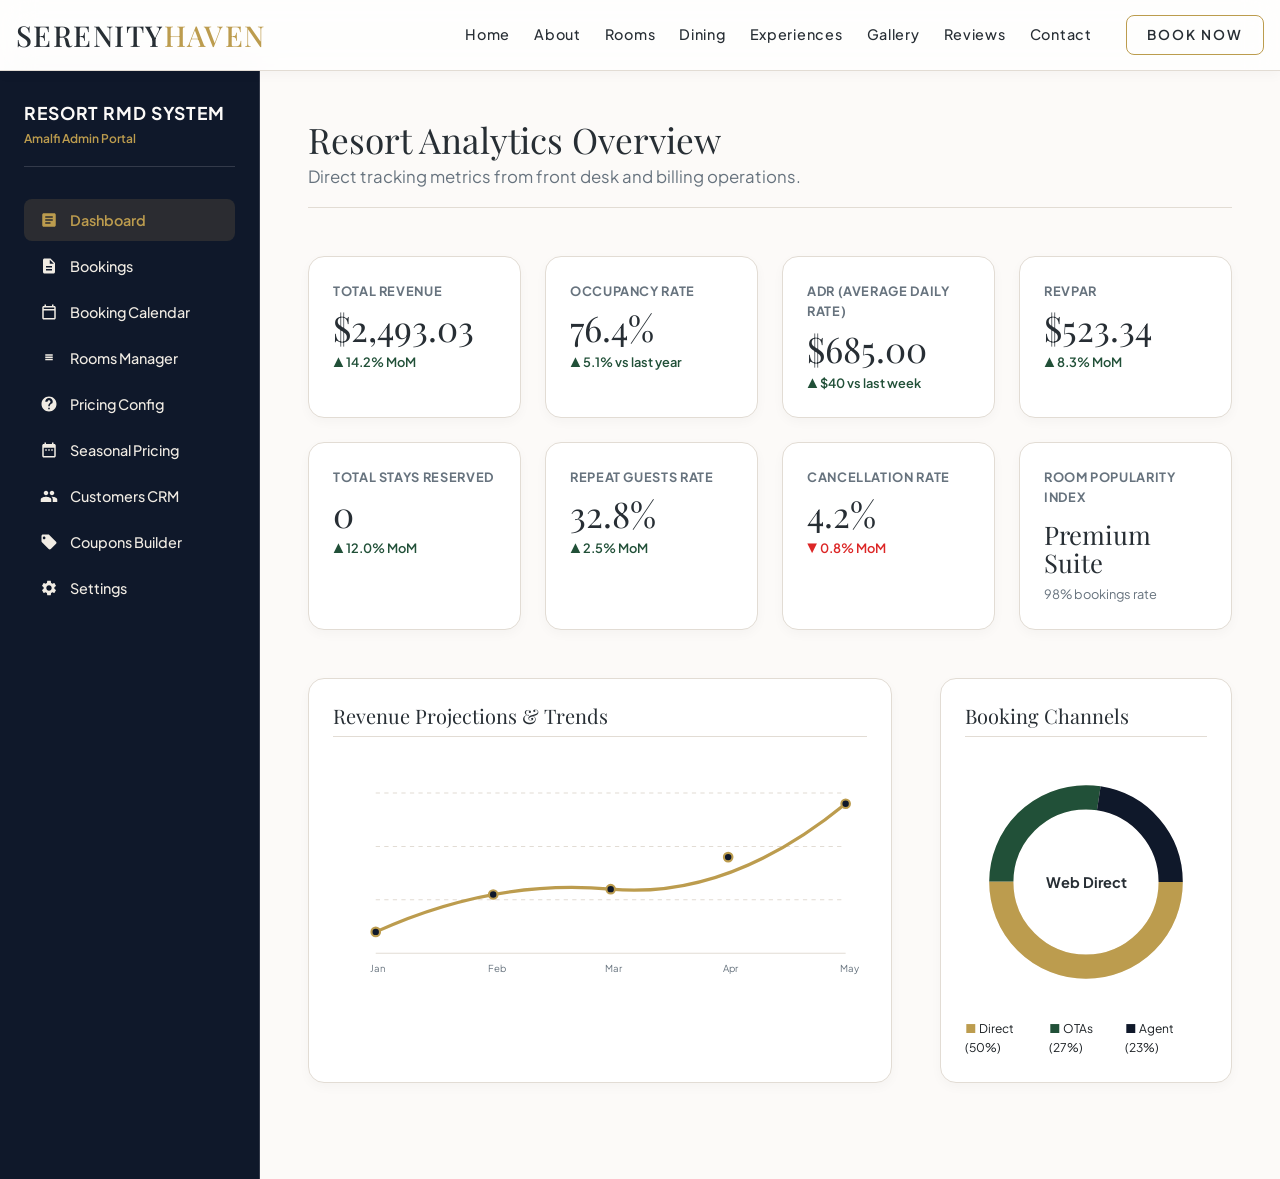
<file: admin-dashboard.html>
<!DOCTYPE html>
<html lang="en">
<head>
  <meta charset="UTF-8">
  <meta name="viewport" content="width=device-width, initial-scale=1.0">
  <title>Resort Owner Panel | Serenity Haven Resort</title>
  
  <link rel="stylesheet" href="css/style.css">
  <link rel="stylesheet" href="css/components.css">
  <link rel="stylesheet" href="css/dashboard.css">
  
  <style>
    header {
      background-color: var(--glass-bg);
      backdrop-filter: var(--glass-blur);
      border-bottom: 1px solid var(--color-border);
      box-shadow: var(--shadow-sm);
    }
    .logo, nav a {
      color: var(--color-charcoal) !important;
    }
    nav a::after {
      background: var(--color-gold) !important;
    }
  </style>
</head>
<body>

  <!-- Header Navigation -->
  <header>
    <div class="container nav-container" style="height: 70px;">
      <a href="index.html" class="logo" aria-label="Serenity Haven Home">SERENITY<span>HAVEN</span></a>
      <nav aria-label="Main Navigation">
        <a href="index.html#hero">Home</a>
        <a href="index.html#about">About</a>
        <a href="index.html#rooms">Rooms</a>
        <a href="index.html#dining">Dining</a>
        <a href="index.html#experiences">Experiences</a>
        <a href="index.html#gallery">Gallery</a>
        <a href="index.html#reviews">Reviews</a>
        <a href="index.html#contact">Contact</a>
        <a href="booking.html" class="btn btn-outline" style="padding: 0.5rem 1.25rem; margin-left: 10px;">Book Now</a>
      </nav>
      <button class="menu-btn" id="mobile-menu-toggle" aria-label="Toggle navigation">
        <span class="menu-btn-burger" style="background-color: var(--color-charcoal);"></span>
      </button>
    </div>
  </header>

  <!-- Dashboard Container -->
  <div class="dashboard-container">
    
    <!-- Sidebar navigation -->
    <aside class="db-sidebar" aria-label="Owner Panel Sidebar">
      <div style="padding: var(--spacing-xs) 0 var(--spacing-sm); border-bottom: 1px solid var(--color-border-light); margin-bottom: var(--spacing-sm);">
        <h3 style="color: var(--color-warm-white); font-family: var(--font-sans); font-weight: 700; font-size: 1.1rem; letter-spacing: 0.05em; text-transform: uppercase;">Resort RMD System</h3>
        <span style="font-size: 0.75rem; color: var(--color-gold); font-weight: 600;">Amalfi Admin Portal</span>
      </div>

      <ul class="db-menu">
        <li class="db-menu-item active" data-tab="overview">
          <button type="button">
            <svg viewBox="0 0 24 24"><path d="M19 3H5c-1.1 0-2 .9-2 2v14c0 1.1.9 2 2 2h14c1.1 0 2-.9 2-2V5c0-1.1-.9-2-2-2zm-5 14H7v-2h7v2zm3-4H7v-2h10v2zm0-4H7V7h10v2z"/></svg>
            Dashboard
          </button>
        </li>
        <li class="db-menu-item" data-tab="bookings">
          <button type="button">
            <svg viewBox="0 0 24 24"><path d="M14 2H6c-1.1 0-1.99.9-1.99 2L4 20c0 1.1.89 2 1.99 2H18c1.1 0 2-.9 2-2V8l-6-6zm2 16H8v-2h8v2zm0-4H8v-2h8v2zm-3-5V3.5L18.5 9H13z"/></svg>
            Bookings
          </button>
        </li>
        <li class="db-menu-item" data-tab="calendar">
          <button type="button">
            <svg viewBox="0 0 24 24"><path d="M19 4h-1V2h-2v2H8V2H6v2H5c-1.11 0-1.99.9-1.99 2L3 20c0 1.1.89 2 2 2h14c1.1 0 2-.9 2-2V6c0-1.1-.9-2-2-2zm0 16H5V10h14v10zm0-12H5V6h14v2z"/></svg>
            Booking Calendar
          </button>
        </li>
        <li class="db-menu-item" data-tab="rooms">
          <button type="button">
            <svg viewBox="0 0 24 24"><path d="M7 13h10v2H7zm0-3h10v2H7zm0-3h10v2H7z"/></svg>
            Rooms Manager
          </button>
        </li>
        <li class="db-menu-item" data-tab="pricing">
          <button type="button">
            <svg viewBox="0 0 24 24"><path d="M12 2C6.48 2 2 6.48 2 12s4.48 10 10 10 10-4.48 10-10S17.52 2 12 2zm1 17h-2v-2h2v2zm2.07-7.75l-.9.92C13.45 12.9 13 13.5 13 15h-2v-.5c0-1.1.45-2.1 1.17-2.83l1.24-1.26c.37-.36.59-.86.59-1.41 0-1.1-.9-2-2-2s-2 .9-2 2H7c0-2.76 2.24-5 5-5s5 2.24 5 5c0 1.04-.42 1.99-1.07 2.75z"/></svg>
            Pricing Config
          </button>
        </li>
        <li class="db-menu-item" data-tab="seasons">
          <button type="button">
            <svg viewBox="0 0 24 24"><path d="M9 11H7v2h2v-2zm4 0h-2v2h2v-2zm4 0h-2v2h2v-2zm2-7h-1V2h-2v2H8V2H6v2H5c-1.11 0-1.99.9-1.99 2L3 20c0 1.1.89 2 2 2h14c1.1 0 2-.9 2-2V6c0-1.1-.9-2-2-2zm0 16H5V9h14v11z"/></svg>
            Seasonal Pricing
          </button>
        </li>
        <li class="db-menu-item" data-tab="customers">
          <button type="button">
            <svg viewBox="0 0 24 24"><path d="M16 11c1.66 0 2.99-1.34 2.99-3S17.66 5 16 5c-1.66 0-3 1.34-3 3s1.34 3 3 3zm-8 0c1.66 0 2.99-1.34 2.99-3S9.66 5 8 5C6.34 5 5 6.34 5 8s1.34 3 3 3zm0 2c-2.33 0-7 1.17-7 3.5V20h14v-3.5c0-2.33-4.67-3.5-7-3.5zm8 0c-.29 0-.62.02-.97.05 1.16.84 1.97 1.97 1.97 3.45V20h6v-3.5c0-2.33-4.67-3.5-7-3.5z"/></svg>
            Customers CRM
          </button>
        </li>
        <li class="db-menu-item" data-tab="coupons">
          <button type="button">
            <svg viewBox="0 0 24 24"><path d="M21.41 11.58l-9-9C12.05 2.22 11.55 2 11 2H4c-1.1 0-2 .9-2 2v7c0 .55.22 1.05.59 1.42l9 9c.36.36.86.58 1.41.58.55 0 1.05-.22 1.41-.59l7-7c.37-.36.59-.86.59-1.41 0-.55-.23-1.06-.59-1.42zM5.5 8.25c-.97 0-1.75-.78-1.75-1.75s.78-1.75 1.75-1.75 1.75.78 1.75 1.75-.78 1.75-1.75 1.75z"/></svg>
            Coupons Builder
          </button>
        </li>
        <li class="db-menu-item" data-tab="settings">
          <button type="button">
            <svg viewBox="0 0 24 24"><path d="M19.14 12.94c.04-.3.06-.61.06-.94 0-.32-.02-.64-.07-.94l2.03-1.58c.18-.14.23-.41.12-.61l-1.92-3.32c-.12-.22-.37-.29-.59-.22l-2.39.96c-.5-.38-1.03-.7-1.62-.94l-.36-2.54c-.04-.24-.24-.41-.48-.41h-3.84c-.24 0-.43.17-.47.41l-.36 2.54c-.59.24-1.13.57-1.62.94l-2.39-.96c-.22-.08-.47 0-.59.22L2.74 8.87c-.12.21-.08.47.12.61l2.03 1.58c-.05.3-.09.63-.09.94s.02.64.07.94l-2.03 1.58c-.18.14-.23.41-.12.61l1.92 3.32c.12.22.37.29.59.22l2.39-.96c.5.38 1.03.7 1.62.94l.36 2.54c.05.24.24.41.48.41h3.84c.24 0 .44-.17.47-.41l.36-2.54c.59-.24 1.13-.56 1.62-.94l2.39.96c.22.08.47 0 .59-.22l1.92-3.32c.12-.22.07-.47-.12-.61l-2.01-1.58zM12 15.6c-1.98 0-3.6-1.62-3.6-3.6s1.62-3.6 3.6-3.6 3.6 1.62 3.6 3.6-1.62 3.6-3.6 3.6z"/></svg>
            Settings
          </button>
        </li>
      </ul>
    </aside>

    <!-- Main Content -->
    <main class="db-main" aria-label="Owner Panel Panels">
      
      <!-- OVERVIEW DASHBOARD PANEL -->
      <section class="tab-panel active" data-tab="overview">
        <div class="db-header">
          <div class="db-title">
            <h2>Resort Analytics Overview</h2>
            <p>Direct tracking metrics from front desk and billing operations.</p>
          </div>
        </div>

        <!-- 8 KPIs grid -->
        <div class="db-metrics-grid" style="grid-template-columns: repeat(auto-fit, minmax(200px, 1fr));">
          <div class="metric-tile">
            <span class="metric-tile-title">Total Revenue</span>
            <span class="metric-tile-value" id="kpi-revenue">$42,910</span>
            <span class="metric-tile-trend up">▲ 14.2% MoM</span>
          </div>
          <div class="metric-tile">
            <span class="metric-tile-title">Occupancy Rate</span>
            <span class="metric-tile-value" id="kpi-occupancy">76.4%</span>
            <span class="metric-tile-trend up">▲ 5.1% vs last year</span>
          </div>
          <div class="metric-tile">
            <span class="metric-tile-title">ADR (Average Daily Rate)</span>
            <span class="metric-tile-value" id="kpi-adr">$685.00</span>
            <span class="metric-tile-trend up">▲ $40 vs last week</span>
          </div>
          <div class="metric-tile">
            <span class="metric-tile-title">RevPAR</span>
            <span class="metric-tile-value" id="kpi-revpar">$523.34</span>
            <span class="metric-tile-trend up">▲ 8.3% MoM</span>
          </div>
          <div class="metric-tile">
            <span class="metric-tile-title">Total Stays Reserved</span>
            <span class="metric-tile-value" id="kpi-stays">64</span>
            <span class="metric-tile-trend up">▲ 12.0% MoM</span>
          </div>
          <div class="metric-tile">
            <span class="metric-tile-title">Repeat Guests Rate</span>
            <span class="metric-tile-value">32.8%</span>
            <span class="metric-tile-trend up">▲ 2.5% MoM</span>
          </div>
          <div class="metric-tile">
            <span class="metric-tile-title">Cancellation Rate</span>
            <span class="metric-tile-value">4.2%</span>
            <span class="metric-tile-trend down">▼ 0.8% MoM</span>
          </div>
          <div class="metric-tile">
            <span class="metric-tile-title">Room Popularity Index</span>
            <span class="metric-tile-value" style="font-size:1.6rem; padding: 4px 0;">Premium Suite</span>
            <span style="font-size:0.8rem; color:var(--color-text-muted);">98% bookings rate</span>
          </div>
        </div>

        <!-- Analytical Charts -->
        <div class="charts-grid">
          <div class="chart-card">
            <h3 class="chart-title">Revenue Projections & Trends</h3>
            <!-- Clean SVG Line Chart -->
            <svg viewBox="0 0 500 220" style="width: 100%; height: auto;" aria-label="Line graph representing monthly revenues">
              <!-- Gridlines -->
              <line x1="40" y1="180" x2="480" y2="180" stroke="var(--color-border)" stroke-width="1" />
              <line x1="40" y1="130" x2="480" y2="130" stroke="var(--color-border)" stroke-width="1" stroke-dasharray="4,4" />
              <line x1="40" y1="80" x2="480" y2="80" stroke="var(--color-border)" stroke-width="1" stroke-dasharray="4,4" />
              <line x1="40" y1="30" x2="480" y2="30" stroke="var(--color-border)" stroke-width="1" stroke-dasharray="4,4" />
              
              <!-- Trend Line -->
              <path d="M40 160 Q 150 110, 260 120 T 480 40" fill="none" stroke="var(--color-gold)" stroke-width="3" />
              
              <!-- Nodes -->
              <circle cx="40" cy="160" r="4" fill="var(--color-deep-navy)" stroke="var(--color-gold)" stroke-width="2" />
              <circle cx="150" cy="125" r="4" fill="var(--color-deep-navy)" stroke="var(--color-gold)" stroke-width="2" />
              <circle cx="260" cy="120" r="4" fill="var(--color-deep-navy)" stroke="var(--color-gold)" stroke-width="2" />
              <circle cx="370" cy="90" r="4" fill="var(--color-deep-navy)" stroke="var(--color-gold)" stroke-width="2" />
              <circle cx="480" cy="40" r="4" fill="var(--color-deep-navy)" stroke="var(--color-gold)" stroke-width="2" />
              
              <!-- Axis texts -->
              <text x="35" y="198" font-size="9" font-family="var(--font-sans)" fill="var(--color-text-muted)">Jan</text>
              <text x="145" y="198" font-size="9" font-family="var(--font-sans)" fill="var(--color-text-muted)">Feb</text>
              <text x="255" y="198" font-size="9" font-family="var(--font-sans)" fill="var(--color-text-muted)">Mar</text>
              <text x="365" y="198" font-size="9" font-family="var(--font-sans)" fill="var(--color-text-muted)">Apr</text>
              <text x="475" y="198" font-size="9" font-family="var(--font-sans)" fill="var(--color-text-muted)">May</text>
            </svg>
          </div>
          
          <div class="chart-card">
            <h3 class="chart-title">Booking Channels</h3>
            <!-- Clean SVG Pie/Donut Chart -->
            <svg viewBox="0 0 200 200" style="width: 100%; height: auto;" aria-label="Donut graph representing booking streams">
              <circle cx="100" cy="100" r="70" fill="none" stroke="var(--color-sand)" stroke-width="20" />
              <circle cx="100" cy="100" r="70" fill="none" stroke="var(--color-gold)" stroke-width="20" stroke-dasharray="220 440" stroke-dashoffset="0" />
              <circle cx="100" cy="100" r="70" fill="none" stroke="var(--color-emerald)" stroke-width="20" stroke-dasharray="120 440" stroke-dashoffset="-220" />
              <circle cx="100" cy="100" r="70" fill="none" stroke="var(--color-deep-navy)" stroke-width="20" stroke-dasharray="100 440" stroke-dashoffset="-340" />
              
              <text x="100" y="105" text-anchor="middle" font-family="var(--font-sans)" font-size="12" font-weight="700" fill="var(--color-charcoal)">Web Direct</text>
            </svg>
            <div style="font-size:0.75rem; margin-top:10px; display:flex; justify-content:space-between;">
              <span><span style="color:var(--color-gold);">■</span> Direct (50%)</span>
              <span><span style="color:var(--color-emerald);">■</span> OTAs (27%)</span>
              <span><span style="color:var(--color-deep-navy);">■</span> Agent (23%)</span>
            </div>
          </div>
        </div>
      </section>

      <!-- BOOKINGS LIST MODULE -->
      <section class="tab-panel" data-tab="bookings">
        <div class="db-header">
          <div class="db-title">
            <h2>Stays Bookings Database</h2>
            <p>Manage reservations, cleanups, check-in, and guest departures.</p>
          </div>
        </div>

        <div class="db-table-wrapper">
          <table class="db-table">
            <thead>
              <tr>
                <th>Invoice ID</th>
                <th>Guest Details</th>
                <th>Room Class</th>
                <th>Stay Dates</th>
                <th>Bill Paid</th>
                <th>Status</th>
                <th style="text-align: right;">Action Actions</th>
              </tr>
            </thead>
            <tbody id="admin-bookings-table-body">
              <!-- Loaded dynamically by admin.js -->
            </tbody>
          </table>
        </div>
      </section>

      <!-- BOOKING CALENDAR CALENDAR -->
      <section class="tab-panel" data-tab="calendar">
        <div class="db-header">
          <div class="db-title">
            <h2>Occupancy Scheduling Grid</h2>
            <p>Visual log of upcoming room occupancy for July 2026.</p>
          </div>
        </div>

        <div class="chart-card">
          <h3 class="chart-title">July 2026 Grid</h3>
          <div class="scheduler-calendar" id="calendar-grid-container">
            <!-- Rendered dynamically by admin.js -->
          </div>
        </div>
      </section>

      <!-- ROOMS MANAGER MODULE -->
      <section class="tab-panel" data-tab="rooms">
        <div class="db-header">
          <div class="db-title">
            <h2>Room Inventory Manager</h2>
            <p>Modify cleanliness codes and maintenance locks.</p>
          </div>
        </div>

        <div class="db-table-wrapper">
          <table class="db-table">
            <thead>
              <tr>
                <th>Room #</th>
                <th>Haven Type</th>
                <th>Inventory Code</th>
                <th>Housekeeping State</th>
                <th>Reservation Status</th>
                <th style="text-align: right;">Modify State</th>
              </tr>
            </thead>
            <tbody id="admin-rooms-table-body">
              <!-- Loaded dynamically by admin.js -->
            </tbody>
          </table>
        </div>
      </section>

      <!-- PRICING CONFIG CONFIG -->
      <section class="tab-panel" data-tab="pricing">
        <div class="db-header">
          <div class="db-title">
            <h2>Room Nightly Rates Configurator</h2>
            <p>Modify base night prices. Changes sync directly to customer bookings.</p>
          </div>
        </div>

        <div class="chart-card" style="max-width: 600px;">
          <h3 class="chart-title">Adjust Base Prices</h3>
          <form id="admin-pricing-rates-form">
            <!-- Input rows will render dynamically -->
            <div id="pricing-fields-container"></div>
            <button type="submit" class="btn btn-primary" style="margin-top: var(--spacing-sm);">Commit Adjustments</button>
          </form>
        </div>
      </section>

      <!-- SEASONAL PRICING MULTIPLIERS -->
      <section class="tab-panel" data-tab="seasons">
        <div class="db-header">
          <div class="db-title">
            <h2>Seasonal Price Multipliers</h2>
            <p>Set peak rates and markup timeline rules.</p>
          </div>
        </div>

        <div class="grid-2">
          <div class="chart-card">
            <h3 class="chart-title">Define Markup Rule</h3>
            <form id="admin-season-rules-form">
              <div class="form-group">
                <label for="rule-name" class="form-label">Timeline Season Name</label>
                <input type="text" id="rule-name" class="form-control" placeholder="Mid-Autumn Escape" required>
              </div>
              <div class="form-group">
                <label for="rule-multiplier" class="form-label">Pricing Multiplier (e.g. 1.15 = +15%)</label>
                <input type="number" step="0.05" id="rule-multiplier" class="form-control" value="1.10" required>
              </div>
              <div class="grid-2" style="gap: var(--spacing-xs);">
                <div class="form-group">
                  <label for="rule-start" class="form-label">Start Date</label>
                  <input type="date" id="rule-start" class="form-control" required>
                </div>
                <div class="form-group">
                  <label for="rule-end" class="form-label">End Date</label>
                  <input type="date" id="rule-end" class="form-control" required>
                </div>
              </div>
              <button type="submit" class="btn btn-primary" style="width: 100%;">Create Timeline Rule</button>
            </form>
          </div>

          <div class="chart-card">
            <h3 class="chart-title">Active Season Mappings</h3>
            <div id="active-season-rules-list" style="display:flex; flex-direction:column; gap: var(--spacing-sm);">
              <!-- Rendered dynamically -->
            </div>
          </div>
        </div>
      </section>

      <!-- CUSTOMERS CRM MODULE -->
      <section class="tab-panel" data-tab="customers">
        <div class="db-header">
          <div class="db-title">
            <h2>Customers Directory (CRM)</h2>
            <p>Audit traveler history profiles, preferences, and custom VIP notes.</p>
          </div>
        </div>

        <div class="db-table-wrapper">
          <table class="db-table">
            <thead>
              <tr>
                <th>Customer Name</th>
                <th>Contact</th>
                <th>Member Tier</th>
                <th>Total Stays</th>
                <th>Lifetime Spend</th>
                <th>Internal VIP Notes</th>
              </tr>
            </thead>
            <tbody id="admin-crm-table-body">
              <!-- Loaded dynamically by admin.js -->
            </tbody>
          </table>
        </div>
      </section>

      <!-- COUPONS BUILDER MODULE -->
      <section class="tab-panel" data-tab="coupons">
        <div class="db-header">
          <div class="db-title">
            <h2>Coupons & Promotional Builder</h2>
            <p>Generate, edit, and deactivate discount codes.</p>
          </div>
        </div>

        <div class="grid-2">
          <div class="chart-card">
            <h3 class="chart-title">Generate Promo Code</h3>
            <form id="admin-coupon-builder-form">
              <div class="form-group">
                <label for="c-code" class="form-label">Promo Code Code</label>
                <input type="text" id="c-code" class="form-control" placeholder="SUMMER30" style="text-transform: uppercase;" required>
              </div>
              <div class="form-group">
                <label for="c-discount" class="form-label">Discount Percentage (%)</label>
                <input type="number" id="c-discount" class="form-control" value="25" min="1" max="100" required>
              </div>
              <button type="submit" class="btn btn-primary" style="width:100%;">Create Coupon Code</button>
            </form>
          </div>

          <div class="chart-card">
            <h3 class="chart-title">Active Resort Coupon Codes</h3>
            <div id="active-coupons-list-container" style="display:flex; flex-direction:column; gap: var(--spacing-sm);">
              <!-- Loaded dynamically -->
            </div>
          </div>
        </div>
      </section>

      <!-- SETTINGS MODULE -->
      <section class="tab-panel" data-tab="settings">
        <div class="db-header">
          <div class="db-title">
            <h2>Resort Configurations Settings</h2>
            <p>Modify global parameters (Luxury tax, local service rates, addresses).</p>
          </div>
        </div>

        <div class="chart-card" style="max-width: 600px;">
          <form id="admin-settings-form">
            <div class="grid-2" style="gap: var(--spacing-sm);">
              <div class="form-group">
                <label for="set-tax" class="form-label">Luxury Tax rate (%)</label>
                <input type="number" id="set-tax" class="form-control" value="12" required>
              </div>
              <div class="form-group">
                <label for="set-service" class="form-label">Service Fee (%)</label>
                <input type="number" id="set-service" class="form-control" value="5" required>
              </div>
            </div>
            
            <div class="form-group">
              <label for="set-contact" class="form-label">Inquiry Contact Number</label>
              <input type="text" id="set-contact" class="form-control" value="+39 089 555 019" required>
            </div>

            <button type="submit" class="btn btn-primary">Save Settings Configurations</button>
          </form>
        </div>
      </section>

    </main>

  </div>

  <!-- Scripts -->
  <script src="js/components.js"></script>
  <script src="js/admin.js"></script>
</body>
</html>
</file>
<file: css/style.css>
/* 
 * SERENITY HAVEN RESORT & SPA
 * Main Entry Stylesheet (Variables, Reset, Layout, Typography, & Navigation)
 */

@import url('https://fonts.googleapis.com/css2?family=Playfair+Display:ital,wght@0,400..900;1,400..900&family=Plus+Jakarta+Sans:ital,wght@0,200..800;1,200..800&display=swap');

:root {
  /* HSL Color System */
  --color-warm-white: hsl(36, 40%, 98%);
  --color-sand: hsl(35, 30%, 92%);
  --color-sand-dark: hsl(35, 25%, 82%);
  --color-gold: hsl(43, 45%, 52%);
  --color-gold-hover: hsl(43, 50%, 42%);
  --color-gold-light: hsl(43, 50%, 95%);
  --color-forest-green: hsl(155, 35%, 12%);
  --color-emerald: hsl(150, 42%, 22%);
  --color-deep-navy: hsl(218, 48%, 11%);
  --color-charcoal: hsl(210, 14%, 18%);
  --color-white: hsl(0, 0%, 100%);
  --color-black: hsl(0, 0%, 0%);
  
  /* Text colors */
  --color-text-light: var(--color-warm-white);
  --color-text-dark: hsl(210, 14%, 12%);
  --color-text-muted: hsl(210, 10%, 45%);
  --color-border: hsl(35, 20%, 86%);
  --color-border-light: rgba(255, 255, 255, 0.15);
  
  /* Fonts */
  --font-serif: 'Playfair Display', Georgia, serif;
  --font-sans: 'Plus Jakarta Sans', system-ui, -apple-system, sans-serif;
  
  /* Layout Spacing */
  --spacing-xs: 0.5rem;   /* 8px */
  --spacing-sm: 1rem;     /* 16px */
  --spacing-md: 1.5rem;   /* 24px */
  --spacing-lg: 3rem;     /* 48px */
  --spacing-xl: 6rem;     /* 96px */
  --container-max-width: 1320px;
  
  /* Shadows & Glassmorphism */
  --shadow-sm: 0 4px 12px rgba(28, 25, 23, 0.03);
  --shadow-md: 0 12px 32px rgba(28, 25, 23, 0.08);
  --shadow-lg: 0 24px 64px rgba(28, 25, 23, 0.14);
  --glass-bg: rgba(255, 255, 255, 0.75);
  --glass-bg-dark: rgba(17, 24, 39, 0.75);
  --glass-border: rgba(255, 255, 255, 0.35);
  --glass-blur: blur(16px);
  --radius-sm: 8px;
  --radius-md: 16px;
  --radius-lg: 24px;
  --radius-full: 9999px;
  
  /* Transitions */
  --transition-fast: 0.2s cubic-bezier(0.25, 0.46, 0.45, 0.94);
  --transition-normal: 0.4s cubic-bezier(0.25, 1, 0.5, 1);
  --transition-slow: 0.8s cubic-bezier(0.25, 1, 0.5, 1);
}

/* Reset Rules */
*, *::before, *::after {
  box-sizing: border-box;
  margin: 0;
  padding: 0;
}

html {
  scroll-behavior: smooth;
  font-size: 16px;
  -webkit-text-size-adjust: 100%;
}

body {
  font-family: var(--font-sans);
  background-color: var(--color-warm-white);
  color: var(--color-text-dark);
  line-height: 1.6;
  overflow-x: hidden;
  text-rendering: optimizeLegibility;
  -webkit-font-smoothing: antialiased;
  -moz-osx-font-smoothing: grayscale;
}

/* Scroll Progress Indicator */
#scroll-progress {
  position: fixed;
  top: 0;
  left: 0;
  height: 4px;
  background: linear-gradient(90deg, var(--color-gold), var(--color-emerald));
  width: 0%;
  z-index: 1000;
  transition: width 0.1s ease-out;
}

/* Scrollbar customization */
::-webkit-scrollbar {
  width: 10px;
}
::-webkit-scrollbar-track {
  background: var(--color-warm-white);
}
::-webkit-scrollbar-thumb {
  background: var(--color-sand-dark);
  border-radius: var(--radius-full);
  border: 3px solid var(--color-warm-white);
}
::-webkit-scrollbar-thumb:hover {
  background: var(--color-gold);
}

/* Typography Hierarchy */
h1, h2, h3, h4, h5, h6 {
  font-family: var(--font-serif);
  color: var(--color-charcoal);
  font-weight: 400;
  line-height: 1.25;
}

h1 {
  font-size: clamp(2.5rem, 5vw + 1rem, 5rem);
}

h2 {
  font-size: clamp(2rem, 3.5vw + 0.5rem, 3.5rem);
}

h3 {
  font-size: clamp(1.5rem, 2vw + 0.5rem, 2.2rem);
}

p {
  font-size: 1.05rem;
  color: var(--color-text-muted);
}

a {
  color: inherit;
  text-decoration: none;
  transition: color var(--transition-fast);
}

img {
  max-width: 100%;
  height: auto;
  display: block;
}

/* Accessibility Focus Indicator */
:focus-visible {
  outline: 3px solid var(--color-gold);
  outline-offset: 4px;
}

/* Layout Utilities */
.container {
  width: 100%;
  max-width: var(--container-max-width);
  margin-left: auto;
  margin-right: auto;
  padding-left: var(--spacing-sm);
  padding-right: var(--spacing-sm);
}

.section-padding {
  padding-top: var(--spacing-xl);
  padding-bottom: var(--spacing-xl);
}

/* Grid & Flex layouts */
.grid-2 {
  display: grid;
  grid-template-columns: repeat(auto-fit, minmax(300px, 1fr));
  gap: var(--spacing-lg);
}

.grid-3 {
  display: grid;
  grid-template-columns: repeat(auto-fit, minmax(300px, 1fr));
  gap: var(--spacing-md);
}

.flex-center {
  display: flex;
  align-items: center;
  justify-content: center;
}

/* Section Header Styles */
.section-header {
  text-align: center;
  margin-bottom: var(--spacing-lg);
  max-width: 700px;
  margin-left: auto;
  margin-right: auto;
}

.section-header .subtitle {
  font-family: var(--font-sans);
  text-transform: uppercase;
  letter-spacing: 0.2em;
  font-size: 0.85rem;
  color: var(--color-gold);
  font-weight: 600;
  margin-bottom: var(--spacing-xs);
  display: block;
}

.section-header h2 {
  margin-bottom: var(--spacing-sm);
}

/* Navigation bar */
header {
  position: fixed;
  top: 0;
  left: 0;
  width: 100%;
  z-index: 99;
  transition: background-color var(--transition-normal), 
              backdrop-filter var(--transition-normal), 
              border-color var(--transition-normal),
              box-shadow var(--transition-normal);
  border-bottom: 1px solid var(--color-border-light);
}

header.scrolled {
  background-color: var(--glass-bg);
  backdrop-filter: var(--glass-blur);
  border-color: var(--color-border);
  box-shadow: var(--shadow-sm);
}

header.scrolled .logo,
header.scrolled nav a {
  color: var(--color-charcoal);
}

header.scrolled nav a::after {
  background: var(--color-gold);
}

.nav-container {
  display: flex;
  justify-content: space-between;
  align-items: center;
  height: 90px;
  transition: height var(--transition-normal);
}

header.scrolled .nav-container {
  height: 70px;
}

.logo {
  font-family: var(--font-serif);
  font-size: 1.8rem;
  font-weight: 500;
  letter-spacing: 0.05em;
  color: var(--color-warm-white);
  transition: color var(--transition-normal);
}

.logo span {
  color: var(--color-gold);
}

nav {
  display: flex;
  align-items: center;
  gap: var(--spacing-md);
}

nav a {
  font-size: 0.9rem;
  font-weight: 500;
  color: var(--color-warm-white);
  position: relative;
  letter-spacing: 0.05em;
  padding: 0.5rem 0;
}

nav a::after {
  content: '';
  position: absolute;
  bottom: 0;
  left: 0;
  width: 100%;
  height: 2px;
  background: var(--color-warm-white);
  transform: scaleX(0);
  transform-origin: right;
  transition: transform var(--transition-fast);
}

nav a:hover::after,
nav a.active::after {
  transform: scaleX(1);
  transform-origin: left;
}

/* Offline Banner styling */
.offline-banner {
  position: fixed;
  bottom: 0;
  left: 0;
  width: 100%;
  background-color: var(--color-charcoal);
  color: var(--color-warm-white);
  text-align: center;
  padding: 10px;
  font-weight: 500;
  z-index: 1000;
  transform: translateY(100%);
  transition: transform var(--transition-normal);
  display: flex;
  align-items: center;
  justify-content: center;
  gap: 10px;
  font-size: 0.9rem;
  border-top: 2px solid var(--color-gold);
}

.offline-banner.active {
  transform: translateY(0);
}

.offline-banner svg {
  width: 18px;
  height: 18px;
  fill: var(--color-gold);
}

/* Footer Section */
footer {
  background-color: var(--color-deep-navy);
  color: var(--color-warm-white);
  padding: var(--spacing-xl) 0 var(--spacing-md);
  border-top: 1px solid var(--color-border-light);
}

.footer-grid {
  display: grid;
  grid-template-columns: 2fr 1fr 1fr 2fr;
  gap: var(--spacing-lg);
  margin-bottom: var(--spacing-xl);
}

.footer-about .footer-logo {
  font-family: var(--font-serif);
  font-size: 2.2rem;
  color: var(--color-warm-white);
  margin-bottom: var(--spacing-sm);
}

.footer-about .footer-logo span {
  color: var(--color-gold);
}

.footer-about p {
  color: var(--color-sand-dark);
  margin-bottom: var(--spacing-md);
  max-width: 320px;
}

.footer-column h4 {
  color: var(--color-gold);
  font-family: var(--font-sans);
  font-size: 0.9rem;
  text-transform: uppercase;
  letter-spacing: 0.1em;
  font-weight: 600;
  margin-bottom: var(--spacing-md);
}

.footer-column ul {
  list-style: none;
}

.footer-column ul li {
  margin-bottom: var(--spacing-xs);
}

.footer-column ul li a {
  color: var(--color-sand);
  font-size: 0.95rem;
}

.footer-column ul li a:hover {
  color: var(--color-gold);
  padding-left: 4px;
}

.footer-newsletter h4 {
  color: var(--color-gold);
}

.footer-newsletter p {
  color: var(--color-sand-dark);
  margin-bottom: var(--spacing-sm);
  font-size: 0.95rem;
}

.newsletter-form {
  display: flex;
  margin-bottom: var(--spacing-sm);
}

.newsletter-form input {
  flex-grow: 1;
  background: rgba(255, 255, 255, 0.05);
  border: 1px solid var(--color-border-light);
  padding: var(--spacing-sm);
  color: var(--color-warm-white);
  border-radius: var(--radius-sm) 0 0 var(--radius-sm);
  font-family: var(--font-sans);
}

.newsletter-form input:focus {
  outline: none;
  border-color: var(--color-gold);
  background: rgba(255, 255, 255, 0.08);
}

.newsletter-form button {
  background: var(--color-gold);
  border: none;
  color: var(--color-deep-navy);
  padding: 0 var(--spacing-md);
  cursor: pointer;
  font-weight: 600;
  border-radius: 0 var(--radius-sm) var(--radius-sm) 0;
  transition: background-color var(--transition-fast);
}

.newsletter-form button:hover {
  background-color: var(--color-gold-hover);
}

.social-links {
  display: flex;
  gap: var(--spacing-sm);
}

.social-links a {
  width: 40px;
  height: 40px;
  border-radius: var(--radius-full);
  border: 1px solid var(--color-border-light);
  display: flex;
  align-items: center;
  justify-content: center;
  transition: border-color var(--transition-fast), background-color var(--transition-fast);
}

.social-links a:hover {
  border-color: var(--color-gold);
  background-color: rgba(197, 160, 89, 0.1);
}

.social-links a svg {
  width: 18px;
  height: 18px;
  fill: var(--color-warm-white);
  transition: fill var(--transition-fast);
}

.social-links a:hover svg {
  fill: var(--color-gold);
}

.footer-bottom {
  border-top: 1px solid var(--color-border-light);
  padding-top: var(--spacing-md);
  display: flex;
  justify-content: space-between;
  align-items: center;
  font-size: 0.85rem;
  color: var(--color-sand-dark);
}

.footer-bottom-links {
  display: flex;
  gap: var(--spacing-md);
}

.footer-bottom-links a:hover {
  color: var(--color-gold);
}

/* Mobile Menu controls */
.menu-btn {
  display: none;
  background: none;
  border: none;
  cursor: pointer;
  padding: 10px;
  z-index: 100;
}

.menu-btn-burger {
  width: 25px;
  height: 2px;
  background-color: var(--color-warm-white);
  position: relative;
  transition: all var(--transition-normal);
}

header.scrolled .menu-btn-burger {
  background-color: var(--color-charcoal);
}

.menu-btn-burger::before,
.menu-btn-burger::after {
  content: '';
  position: absolute;
  width: 25px;
  height: 2px;
  background-color: inherit;
  transition: all var(--transition-normal);
}

.menu-btn-burger::before {
  transform: translateY(-8px);
}

.menu-btn-burger::after {
  transform: translateY(8px);
}

/* Open State of Burger */
.menu-btn.open .menu-btn-burger {
  background-color: transparent;
}

.menu-btn.open .menu-btn-burger::before {
  transform: rotate(45deg);
}

.menu-btn.open .menu-btn-burger::after {
  transform: rotate(-45deg);
}

/* Media Queries for Navigation & Layout */
@media (max-width: 1024px) {
  .footer-grid {
    grid-template-columns: 1fr 1fr;
    gap: var(--spacing-lg);
  }
}

@media (max-width: 768px) {
  .menu-btn {
    display: block;
  }
  
  nav {
    position: fixed;
    top: 0;
    right: 0;
    width: 300px;
    height: 100vh;
    background-color: var(--color-deep-navy);
    flex-direction: column;
    justify-content: center;
    gap: var(--spacing-md);
    padding: var(--spacing-xl);
    transform: translateX(100%);
    transition: transform var(--transition-normal);
    box-shadow: var(--shadow-lg);
    backdrop-filter: none;
  }
  
  nav.open {
    transform: translateX(0);
  }
  
  nav a {
    font-size: 1.2rem;
    color: var(--color-warm-white);
  }

  header.scrolled nav a {
    color: var(--color-warm-white); /* keep white on mobile sidebar overlays */
  }

  .footer-grid {
    grid-template-columns: 1fr;
    gap: var(--spacing-md);
  }
  
  .footer-bottom {
    flex-direction: column;
    gap: var(--spacing-sm);
    text-align: center;
  }
}
</file>
<file: css/components.css>
/*
 * SERENITY HAVEN RESORT & SPA
 * Reusable Premium UI Component Library
 */

/* 1. BUTTONS */
.btn {
  display: inline-flex;
  align-items: center;
  justify-content: center;
  gap: var(--spacing-xs);
  padding: 0.95rem 2rem;
  font-family: var(--font-sans);
  font-size: 0.85rem;
  font-weight: 600;
  text-transform: uppercase;
  letter-spacing: 0.15em;
  border-radius: var(--radius-sm);
  cursor: pointer;
  transition: all var(--transition-normal);
  position: relative;
  overflow: hidden;
  border: 1px solid transparent;
}

.btn-primary {
  background-color: var(--color-forest-green);
  color: var(--color-warm-white);
  box-shadow: var(--shadow-sm);
}

.btn-primary:hover {
  background-color: var(--color-emerald);
  transform: translateY(-2px);
  box-shadow: var(--shadow-md);
}

.btn-outline {
  background-color: transparent;
  color: var(--color-gold);
  border-color: var(--color-gold);
}

.btn-outline:hover {
  background-color: var(--color-gold);
  color: var(--color-deep-navy);
  transform: translateY(-2px);
  box-shadow: var(--shadow-sm);
}

.btn-white {
  background-color: var(--color-white);
  color: var(--color-deep-navy);
}

.btn-white:hover {
  background-color: var(--color-warm-white);
  transform: translateY(-2px);
  box-shadow: var(--shadow-md);
}

.btn-link {
  padding: 0;
  background: none;
  color: var(--color-gold);
  border: none;
  font-size: 0.9rem;
  letter-spacing: 0.05em;
  text-transform: none;
  font-weight: 500;
}

.btn-link::after {
  content: '';
  position: absolute;
  bottom: -2px;
  left: 0;
  width: 100%;
  height: 1px;
  background-color: var(--color-gold);
  transform: scaleX(1);
  transition: transform var(--transition-fast);
}

.btn-link:hover::after {
  transform: scaleX(0);
}

/* Button ripple animation helper styling */
.ripple {
  position: absolute;
  background: rgba(255, 255, 255, 0.3);
  border-radius: var(--radius-full);
  transform: scale(0);
  animation: ripple-effect 0.6s linear;
  pointer-events: none;
}

@keyframes ripple-effect {
  to {
    transform: scale(4);
    opacity: 0;
  }
}

/* 2. CARDS */
.resort-card {
  background: var(--color-white);
  border-radius: var(--radius-md);
  overflow: hidden;
  box-shadow: var(--shadow-sm);
  transition: all var(--transition-normal);
  border: 1px solid var(--color-border);
  display: flex;
  flex-direction: column;
}

.resort-card:hover {
  transform: translateY(-8px);
  box-shadow: var(--shadow-lg);
  border-color: var(--color-sand-dark);
}

.card-img-wrapper {
  position: relative;
  overflow: hidden;
  aspect-ratio: 4 / 3;
}

.card-img-wrapper img {
  width: 100%;
  height: 100%;
  object-fit: cover;
  transition: transform var(--transition-slow);
}

.resort-card:hover .card-img-wrapper img {
  transform: scale(1.08);
}

.card-badge {
  position: absolute;
  top: 15px;
  right: 15px;
}

.card-body {
  padding: var(--spacing-md);
  flex-grow: 1;
  display: flex;
  flex-direction: column;
}

.card-title {
  font-family: var(--font-serif);
  font-size: 1.4rem;
  margin-bottom: var(--spacing-xs);
  color: var(--color-charcoal);
}

.card-text {
  font-size: 0.95rem;
  margin-bottom: var(--spacing-md);
}

/* 3. FORMS */
.form-group {
  margin-bottom: var(--spacing-md);
  position: relative;
}

.form-label {
  display: block;
  font-size: 0.8rem;
  font-weight: 600;
  text-transform: uppercase;
  letter-spacing: 0.05em;
  color: var(--color-charcoal);
  margin-bottom: 6px;
}

.form-control {
  width: 100%;
  padding: 0.85rem 1rem;
  font-family: var(--font-sans);
  font-size: 0.95rem;
  background-color: var(--color-white);
  border: 1px solid var(--color-border);
  border-radius: var(--radius-sm);
  color: var(--color-text-dark);
  transition: border-color var(--transition-fast), box-shadow var(--transition-fast);
}

.form-control:focus {
  outline: none;
  border-color: var(--color-gold);
  box-shadow: 0 0 0 3px var(--color-gold-light);
}

.form-control.is-invalid {
  border-color: #dc2626;
}

.form-control.is-invalid:focus {
  box-shadow: 0 0 0 3px rgba(220, 38, 38, 0.1);
}

.invalid-feedback {
  color: #dc2626;
  font-size: 0.8rem;
  margin-top: 4px;
  display: none;
}

.form-control.is-invalid ~ .invalid-feedback {
  display: block;
}

/* 4. MODALS */
.modal-overlay {
  position: fixed;
  top: 0;
  left: 0;
  width: 100%;
  height: 100%;
  background-color: rgba(28, 25, 23, 0.5);
  backdrop-filter: var(--glass-blur);
  z-index: 1000;
  opacity: 0;
  pointer-events: none;
  transition: opacity var(--transition-normal);
  display: flex;
  align-items: center;
  justify-content: center;
  padding: var(--spacing-sm);
}

.modal-overlay.active {
  opacity: 1;
  pointer-events: all;
}

.modal-content {
  background: var(--color-white);
  border-radius: var(--radius-md);
  width: 100%;
  max-width: 600px;
  max-height: 90vh;
  overflow-y: auto;
  box-shadow: var(--shadow-lg);
  transform: translateY(30px);
  transition: transform var(--transition-normal);
  border: 1px solid var(--color-sand);
}

.modal-overlay.active .modal-content {
  transform: translateY(0);
}

.modal-header {
  padding: var(--spacing-md);
  border-bottom: 1px solid var(--color-border);
  display: flex;
  justify-content: space-between;
  align-items: center;
}

.modal-header h3 {
  margin: 0;
}

.modal-close {
  background: none;
  border: none;
  cursor: pointer;
  font-size: 1.5rem;
  color: var(--color-text-muted);
}

.modal-close:hover {
  color: var(--color-charcoal);
}

.modal-body {
  padding: var(--spacing-md);
}

/* 5. ACCORDIONS */
.accordion {
  width: 100%;
}

.accordion-item {
  border-bottom: 1px solid var(--color-border);
}

.accordion-header {
  width: 100%;
  padding: var(--spacing-md) 0;
  display: flex;
  justify-content: space-between;
  align-items: center;
  background: none;
  border: none;
  text-align: left;
  cursor: pointer;
  font-family: var(--font-serif);
  font-size: 1.25rem;
  color: var(--color-charcoal);
}

.accordion-header svg {
  width: 18px;
  height: 18px;
  fill: var(--color-gold);
  transition: transform var(--transition-fast);
}

.accordion-item.active .accordion-header svg {
  transform: rotate(180deg);
}

.accordion-content {
  max-height: 0;
  overflow: hidden;
  transition: max-height var(--transition-normal) ease-out;
}

.accordion-content p {
  padding-bottom: var(--spacing-md);
  font-size: 0.95rem;
}

/* 6. TOAST NOTIFICATIONS */
.toast-container {
  position: fixed;
  top: 30px;
  right: 30px;
  z-index: 1100;
  display: flex;
  flex-direction: column;
  gap: var(--spacing-xs);
  pointer-events: none;
}

.toast {
  background: var(--color-white);
  border-left: 4px solid var(--color-gold);
  border-radius: var(--radius-sm);
  padding: var(--spacing-sm) var(--spacing-md);
  box-shadow: var(--shadow-md);
  min-width: 300px;
  max-width: 450px;
  pointer-events: auto;
  transform: translateX(120%);
  opacity: 0;
  transition: all var(--transition-normal);
  display: flex;
  align-items: flex-start;
  gap: var(--spacing-sm);
}

.toast.active {
  transform: translateX(0);
  opacity: 1;
}

.toast-success {
  border-left-color: var(--color-emerald);
}

.toast-error {
  border-left-color: #dc2626;
}

.toast-info {
  border-left-color: #2563eb;
}

.toast-message {
  font-size: 0.9rem;
  color: var(--color-text-dark);
}

.toast-title {
  font-weight: 600;
  margin-bottom: 2px;
  font-size: 0.95rem;
}

/* 7. SKELETONS */
.skeleton {
  background: linear-gradient(90deg, #f3f3f3 25%, #e6e6e6 50%, #f3f3f3 75%);
  background-size: 200% 100%;
  animation: skeleton-load 1.5s infinite;
  border-radius: var(--radius-sm);
}

.skeleton-text {
  height: 16px;
  margin-bottom: 8px;
  width: 100%;
}

.skeleton-text.short {
  width: 60%;
}

.skeleton-image {
  width: 100%;
  height: 200px;
}

@keyframes skeleton-load {
  0% {
    background-position: 200% 0;
  }
  100% {
    background-position: -200% 0;
  }
}

/* 8. BADGES */
.badge {
  display: inline-flex;
  align-items: center;
  padding: 0.35rem 0.75rem;
  font-size: 0.75rem;
  font-weight: 700;
  letter-spacing: 0.05em;
  text-transform: uppercase;
  border-radius: var(--radius-full);
}

.badge-gold {
  background-color: var(--color-gold-light);
  color: var(--color-gold);
}

.badge-emerald {
  background-color: rgba(22, 101, 52, 0.1);
  color: var(--color-emerald);
}

.badge-gray {
  background-color: var(--color-sand);
  color: var(--color-text-muted);
}

/* 9. TABS */
.tab-nav {
  display: flex;
  gap: var(--spacing-sm);
  border-bottom: 1px solid var(--color-border);
  margin-bottom: var(--spacing-md);
}

.tab-btn {
  background: none;
  border: none;
  padding: var(--spacing-sm) var(--spacing-md);
  font-family: var(--font-sans);
  font-size: 0.9rem;
  font-weight: 600;
  color: var(--color-text-muted);
  cursor: pointer;
  position: relative;
}

.tab-btn::after {
  content: '';
  position: absolute;
  bottom: -1px;
  left: 0;
  width: 100%;
  height: 2px;
  background-color: var(--color-gold);
  transform: scaleX(0);
  transition: transform var(--transition-fast);
}

.tab-btn.active {
  color: var(--color-gold);
}

.tab-btn.active::after {
  transform: scaleX(1);
}

.tab-panel {
  display: none;
}

.tab-panel.active {
  display: block;
  animation: fade-in 0.4s ease-out;
}

@keyframes fade-in {
  from { opacity: 0; transform: translateY(10px); }
  to { opacity: 1; transform: translateY(0); }
}

/* 10. EMPTY STATE */
.empty-state {
  text-align: center;
  padding: var(--spacing-xl) var(--spacing-md);
  max-width: 400px;
  margin: 0 auto;
}

.empty-state svg {
  width: 60px;
  height: 60px;
  fill: var(--color-sand-dark);
  margin-bottom: var(--spacing-sm);
}

.empty-state h3 {
  font-family: var(--font-serif);
  font-size: 1.5rem;
  margin-bottom: var(--spacing-xs);
  color: var(--color-charcoal);
}

.empty-state p {
  font-size: 0.95rem;
  margin-bottom: var(--spacing-md);
}

/* 11. SPINNERS & LOADER STATS */
.spinner-container {
  display: flex;
  flex-direction: column;
  align-items: center;
  gap: var(--spacing-sm);
}

.spinner {
  width: 40px;
  height: 40px;
  border: 3px solid rgba(197, 160, 89, 0.25);
  border-top-color: var(--color-gold);
  border-radius: var(--radius-full);
  animation: spin 1s linear infinite;
}

@keyframes spin {
  to {
    transform: rotate(360deg);
  }
}
</file>
<file: css/dashboard.css>
/*
 * SERENITY HAVEN RESORT & SPA
 * Unified Dashboard Stylesheet (Admin & Customer Panels)
 */

.dashboard-container {
  display: grid;
  grid-template-columns: 260px 1fr;
  min-height: 100vh;
  background-color: var(--color-warm-white);
  padding-top: 70px; /* Header clearance */
}

/* Sidebar Navigation */
.db-sidebar {
  background-color: var(--color-deep-navy);
  color: var(--color-warm-white);
  padding: var(--spacing-md);
  display: flex;
  flex-direction: column;
  gap: var(--spacing-sm);
  border-right: 1px solid var(--color-border-light);
}

.db-menu {
  list-style: none;
  display: flex;
  flex-direction: column;
  gap: 4px;
}

.db-menu-item button {
  width: 100%;
  text-align: left;
  background: none;
  border: none;
  color: var(--color-sand);
  padding: 12px 16px;
  font-family: var(--font-sans);
  font-size: 0.9rem;
  font-weight: 500;
  cursor: pointer;
  border-radius: var(--radius-sm);
  transition: all var(--transition-fast);
  display: flex;
  align-items: center;
  gap: 12px;
}

.db-menu-item button:hover,
.db-menu-item.active button {
  background-color: rgba(197, 160, 89, 0.15);
  color: var(--color-gold);
  font-weight: 600;
}

.db-menu-item button svg {
  width: 18px;
  height: 18px;
  fill: currentColor;
}

/* Main Content Area */
.db-main {
  padding: var(--spacing-lg);
  overflow-y: auto;
}

.db-header {
  display: flex;
  justify-content: space-between;
  align-items: center;
  margin-bottom: var(--spacing-lg);
  border-bottom: 1px solid var(--color-border);
  padding-bottom: var(--spacing-sm);
}

.db-title h2 {
  font-family: var(--font-serif);
  font-size: 2.2rem;
  margin-bottom: 2px;
}

/* Dashboard Metric Grid */
.db-metrics-grid {
  display: grid;
  grid-template-columns: repeat(auto-fit, minmax(220px, 1fr));
  gap: var(--spacing-md);
  margin-bottom: var(--spacing-lg);
}

.metric-tile {
  background: var(--color-white);
  border: 1px solid var(--color-border);
  border-radius: var(--radius-md);
  padding: var(--spacing-md);
  box-shadow: var(--shadow-sm);
  display: flex;
  flex-direction: column;
}

.metric-tile-title {
  font-size: 0.8rem;
  font-weight: 700;
  text-transform: uppercase;
  letter-spacing: 0.05em;
  color: var(--color-text-muted);
  margin-bottom: 8px;
}

.metric-tile-value {
  font-family: var(--font-serif);
  font-size: 2.2rem;
  color: var(--color-charcoal);
  line-height: 1.1;
  margin-bottom: 4px;
}

.metric-tile-trend {
  font-size: 0.8rem;
  font-weight: 600;
}

.metric-tile-trend.up {
  color: var(--color-emerald);
}

.metric-tile-trend.down {
  color: #dc2626;
}

/* Analytics Graph Layouts */
.charts-grid {
  display: grid;
  grid-template-columns: 2fr 1fr;
  gap: var(--spacing-lg);
  margin-bottom: var(--spacing-lg);
}

.chart-card {
  background: var(--color-white);
  border: 1px solid var(--color-border);
  border-radius: var(--radius-md);
  padding: var(--spacing-md);
  box-shadow: var(--shadow-sm);
}

.chart-title {
  font-family: var(--font-serif);
  font-size: 1.25rem;
  margin-bottom: var(--spacing-md);
  border-bottom: 1px solid var(--color-border);
  padding-bottom: 8px;
}

/* Custom Table Lists */
.db-table-wrapper {
  background: var(--color-white);
  border: 1px solid var(--color-border);
  border-radius: var(--radius-md);
  overflow: hidden;
  box-shadow: var(--shadow-sm);
}

.db-table {
  width: 100%;
  border-collapse: collapse;
}

.db-table th,
.db-table td {
  padding: 14px var(--spacing-md);
  text-align: left;
  border-bottom: 1px solid var(--color-border);
}

.db-table th {
  background-color: var(--color-warm-white);
  font-family: var(--font-sans);
  font-weight: 700;
  text-transform: uppercase;
  font-size: 0.75rem;
  letter-spacing: 0.05em;
  color: var(--color-text-muted);
}

.db-table tr:last-child td {
  border-bottom: none;
}

/* Interactive custom calendar scheduler grid */
.scheduler-calendar {
  display: grid;
  grid-template-columns: repeat(7, 1fr);
  gap: 4px;
  background-color: var(--color-sand);
  border: 1px solid var(--color-border);
  border-radius: var(--radius-sm);
  padding: 4px;
  margin-top: var(--spacing-md);
}

.scheduler-day-header {
  text-align: center;
  font-weight: 700;
  font-size: 0.75rem;
  text-transform: uppercase;
  padding: 8px 0;
  background-color: var(--color-warm-white);
  color: var(--color-text-muted);
}

.scheduler-cell {
  background-color: var(--color-white);
  min-height: 80px;
  padding: 6px;
  font-size: 0.8rem;
  display: flex;
  flex-direction: column;
  justify-content: space-between;
}

.scheduler-cell.today {
  box-shadow: inset 0 0 0 2px var(--color-gold);
}

.scheduler-cell-date {
  font-weight: 700;
  color: var(--color-text-muted);
}

.scheduler-event {
  background-color: var(--color-gold-light);
  border-left: 3px solid var(--color-gold);
  color: var(--color-gold-hover);
  padding: 2px 4px;
  font-size: 0.7rem;
  font-weight: 600;
  border-radius: 2px;
  white-space: nowrap;
  overflow: hidden;
  text-overflow: ellipsis;
}

.scheduler-event.occupied {
  background-color: rgba(22, 101, 52, 0.1);
  border-left-color: var(--color-emerald);
  color: var(--color-emerald);
}

/* Customer specific styles */
.wishlist-grid {
  display: grid;
  grid-template-columns: repeat(auto-fill, minmax(280px, 1fr));
  gap: var(--spacing-md);
}

/* Responsive Dashboards */
@media (max-width: 991px) {
  .dashboard-container {
    grid-template-columns: 1fr;
  }
  .db-sidebar {
    border-right: none;
    border-bottom: 1px solid var(--color-border-light);
  }
  .charts-grid {
    grid-template-columns: 1fr;
  }
}
</file>
